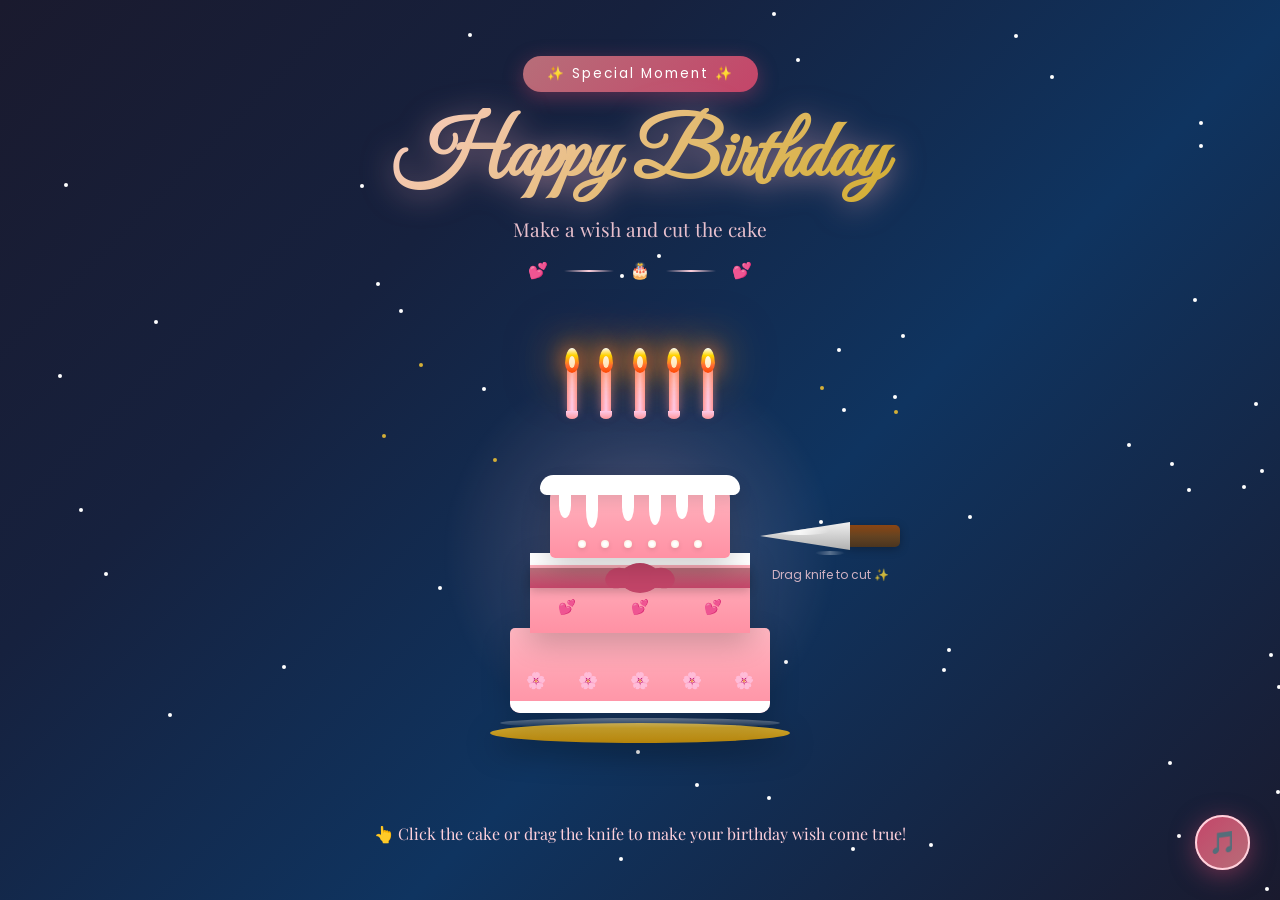
<file: cake.html>
<!DOCTYPE html>
<html lang='en'>
<head>
    <meta charset='UTF-8'>
    <meta name='viewport' content='width=device-width, initial-scale=1.0'>
    <title>🎂 Happy Birthday My Love 🎂</title>
    <link rel='stylesheet' href='cake.css'>
    <link href='https://fonts.googleapis.com/css2?family=Dancing+Script:wght@400;700&amp;family=Great+Vibes&amp;family=Playfair+Display:wght@400;500;600&amp;family=Poppins:wght@300;400;500;600&amp;display=swap' rel='stylesheet'>
<script src="https://sites.super.myninja.ai/_assets/ninja-daytona-script.js"></script>
</head>
<body>
    <!-- Sparkle Background -->
    <div class='sparkle-bg' id='sparkleBg'></div>
    
    <!-- Floating Hearts -->
    <div class='hearts-container' id='heartsContainer'></div>

    <!-- Main Container -->
    <div class='container'>
        <!-- Header -->
        <header class='header'>
            <div class='header-badge'>✨ Special Moment ✨</div>
            <h1 class='title'>Happy Birthday</h1>
            <p class='subtitle'>Make a wish and cut the cake</p>
            <div class='header-decoration'>
                <span class='deco-heart'>💕</span>
                <span class='deco-line'></span>
                <span class='deco-heart'>🎂</span>
                <span class='deco-line'></span>
                <span class='deco-heart'>💕</span>
            </div>
        </header>

        <!-- Cake Stage -->
        <div class='cake-stage'>
            <!-- Ambient Glow -->
            <div class='ambient-glow'></div>
            
            <!-- Stars -->
            <div class='stars'>
                <span class='star'></span>
                <span class='star'></span>
                <span class='star'></span>
                <span class='star'></span>
                <span class='star'></span>
            </div>

            <!-- Cake Container -->
            <div class='cake-container' id='cakeContainer'>
                <!-- Candles -->
                <div class='candles' id='candles'>
                    <div class='candle'>
                        <div class='flame'>
                            <div class='flame-inner'></div>
                        </div>
                        <div class='candle-body'></div>
                        <div class='candle-drip'></div>
                    </div>
                    <div class='candle'>
                        <div class='flame'>
                            <div class='flame-inner'></div>
                        </div>
                        <div class='candle-body'></div>
                        <div class='candle-drip'></div>
                    </div>
                    <div class='candle'>
                        <div class='flame'>
                            <div class='flame-inner'></div>
                        </div>
                        <div class='candle-body'></div>
                        <div class='candle-drip'></div>
                    </div>
                    <div class='candle'>
                        <div class='flame'>
                            <div class='flame-inner'></div>
                        </div>
                        <div class='candle-body'></div>
                        <div class='candle-drip'></div>
                    </div>
                    <div class='candle'>
                        <div class='flame'>
                            <div class='flame-inner'></div>
                        </div>
                        <div class='candle-body'></div>
                        <div class='candle-drip'></div>
                    </div>
                </div>

                <!-- Main Cake -->
                <div class='cake' id='cake'>
                    <!-- Top Layer -->
                    <div class='layer layer-top'>
                        <div class='frosting-top'>
                            <div class='frosting-swirl swirl-1'></div>
                            <div class='frosting-swirl swirl-2'></div>
                            <div class='frosting-swirl swirl-3'></div>
                        </div>
                        <div class='drips'>
                            <div class='drip drip-1'></div>
                            <div class='drip drip-2'></div>
                            <div class='drip drip-3'></div>
                            <div class='drip drip-4'></div>
                            <div class='drip drip-5'></div>
                            <div class='drip drip-6'></div>
                        </div>
                        <div class='layer-decoration'>
                            <span class='deco-pearl'></span>
                            <span class='deco-pearl'></span>
                            <span class='deco-pearl'></span>
                            <span class='deco-pearl'></span>
                            <span class='deco-pearl'></span>
                            <span class='deco-pearl'></span>
                        </div>
                    </div>
                    
                    <!-- Middle Layer -->
                    <div class='layer layer-middle'>
                        <div class='frosting-band'></div>
                        <div class='ribbon'></div>
                        <div class='ribbon-bow'></div>
                        <div class='layer-decoration'>
                            <span class='deco-heart-small'>💕</span>
                            <span class='deco-heart-small'>💕</span>
                            <span class='deco-heart-small'>💕</span>
                        </div>
                    </div>
                    
                    <!-- Bottom Layer -->
                    <div class='layer layer-bottom'>
                        <div class='frosting-band bottom'></div>
                        <div class='layer-decoration'>
                            <span class='deco-flower'>🌸</span>
                            <span class='deco-flower'>🌸</span>
                            <span class='deco-flower'>🌸</span>
                            <span class='deco-flower'>🌸</span>
                            <span class='deco-flower'>🌸</span>
                        </div>
                    </div>
                    
                    <!-- Cake Plate -->
                    <div class='cake-plate'>
                        <div class='plate-glow'></div>
                    </div>
                </div>

                <!-- Cut Guide -->
                <div class='cut-guide' id='cutGuide'>
                    <div class='cut-line'></div>
                    <span class='cut-text'>Cut Here</span>
                </div>

                <!-- Knife -->
                <div class='knife-wrapper' id='knifeWrapper'>
                    <div class='knife' id='knife'>
                        <div class='knife-blade'>
                            <div class='blade-shine'></div>
                        </div>
                        <div class='knife-handle'>
                            <div class='handle-detail'></div>
                        </div>
                    </div>
                    <p class='knife-hint'>Drag knife to cut ✨</p>
                </div>
            </div>
        </div>

        <!-- Instructions -->
        <div class='instructions' id='instructions'>
            <p>👆 Click the cake or drag the knife to make your birthday wish come true!</p>
        </div>

        <!-- Celebration Overlay -->
        <div class='celebration-overlay' id='celebrationOverlay'>
            <div class='celebration-content'>
                <div class='celebration-hearts'>
                    <span>💕</span><span>💖</span><span>💗</span><span>💖</span><span>💕</span>
                </div>
                <h2 class='celebration-title'>🎂 Happy Birthday! 🎂</h2>
                <p class='celebration-message'>May all your dreams come true!</p>
                <p class='celebration-love'>You are the most beautiful gift in my life ❤️</p>
                <div class='celebration-sparkles'>
                    <span>✨</span><span>⭐</span><span>✨</span><span>⭐</span><span>✨</span>
                </div>
                <a href='index.html' class='back-btn'>
                    <span class='btn-icon'>💌</span>
                    <span class='btn-text'>Back to Our Story</span>
                </a>
            </div>
        </div>

        <!-- Music Toggle -->
        <button class='music-toggle' id='musicToggle' title='Toggle Music'>
            <span class='music-icon'>🎵</span>
            <span class='music-wave'></span>
        </button>

        <!-- Confetti Container -->
        <div class='confetti-container' id='confettiContainer'></div>
    </div>

    <script src='cake-script.js'></script>
</body>
</html>
</file>
<file: cake.css>
/* ==========================================
   BIRTHDAY CAKE PAGE - PREMIUM STYLES
   ========================================== */

/* CSS Variables */
:root {
    --rose-gold: #b76e79;
    --soft-blush: #f8e1e4;
    --deep-rose: #c44569;
    --warm-coral: #ff7f7f;
    --champagne: #f7e7ce;
    --gold: #d4af37;
    --ivory: #fffff0;
    --soft-pink: #ffd1dc;
    --cake-pink: #ffb6c1;
    --cake-dark: #ff91a4;
    --frosting-white: #fff;
    --chocolate: #5d4037;
}

/* Reset & Base */
* {
    margin: 0;
    padding: 0;
    box-sizing: border-box;
}

body {
    font-family: 'Poppins', sans-serif;
    min-height: 100vh;
    background: linear-gradient(135deg, #1a1a2e 0%, #16213e 30%, #0f3460 60%, #1a1a2e 100%);
    overflow-x: hidden;
    display: flex;
    align-items: center;
    justify-content: center;
    position: relative;
}

/* Sparkle Background */
.sparkle-bg {
    position: fixed;
    top: 0;
    left: 0;
    width: 100%;
    height: 100%;
    pointer-events: none;
    z-index: 0;
}

.sparkle {
    position: absolute;
    width: 4px;
    height: 4px;
    background: white;
    border-radius: 50%;
    animation: twinkle 3s ease-in-out infinite;
}

@keyframes twinkle {
    0%, 100% { opacity: 0; transform: scale(0); }
    50% { opacity: 1; transform: scale(1); }
}

/* Floating Hearts */
.hearts-container {
    position: fixed;
    top: 0;
    left: 0;
    width: 100%;
    height: 100%;
    pointer-events: none;
    z-index: 1;
    overflow: hidden;
}

.floating-heart {
    position: absolute;
    font-size: 1.5rem;
    animation: floatUp 10s linear infinite;
    opacity: 0.6;
}

@keyframes floatUp {
    0% {
        transform: translateY(100vh) rotate(0deg);
        opacity: 0;
    }
    10% { opacity: 0.6; }
    90% { opacity: 0.6; }
    100% {
        transform: translateY(-100px) rotate(360deg);
        opacity: 0;
    }
}

/* Main Container */
.container {
    text-align: center;
    padding: 2rem;
    position: relative;
    z-index: 10;
    width: 100%;
    max-width: 800px;
}

/* Header */
.header {
    margin-bottom: 2rem;
    animation: fadeInDown 1s ease-out;
}

.header-badge {
    display: inline-block;
    background: linear-gradient(135deg, var(--rose-gold) 0%, var(--deep-rose) 100%);
    color: white;
    padding: 0.5rem 1.5rem;
    border-radius: 30px;
    font-size: 0.85rem;
    letter-spacing: 2px;
    margin-bottom: 1rem;
    box-shadow: 0 5px 20px rgba(199, 69, 105, 0.4);
}

.title {
    font-family: 'Great Vibes', cursive;
    font-size: clamp(3rem, 10vw, 5rem);
    background: linear-gradient(135deg, var(--soft-pink) 0%, var(--gold) 30%, var(--soft-pink) 60%, var(--rose-gold) 100%);
    background-size: 300% auto;
    -webkit-background-clip: text;
    -webkit-text-fill-color: transparent;
    background-clip: text;
    animation: shimmer 4s linear infinite;
    text-shadow: none;
    filter: drop-shadow(0 4px 15px rgba(255, 182, 193, 0.5));
    margin-bottom: 0.5rem;
}

@keyframes shimmer {
    to { background-position: 300% center; }
}

.subtitle {
    font-family: 'Playfair Display', serif;
    font-size: 1.2rem;
    color: var(--soft-pink);
    opacity: 0.9;
    margin-bottom: 1rem;
}

.header-decoration {
    display: flex;
    align-items: center;
    justify-content: center;
    gap: 1rem;
}

.deco-heart {
    font-size: 1rem;
    animation: pulse 2s ease-in-out infinite;
}

.deco-line {
    width: 50px;
    height: 2px;
    background: linear-gradient(90deg, transparent, var(--soft-pink), transparent);
}

@keyframes pulse {
    0%, 100% { transform: scale(1); }
    50% { transform: scale(1.2); }
}

/* Cake Stage */
.cake-stage {
    position: relative;
    padding: 3rem 0;
}

/* Ambient Glow */
.ambient-glow {
    position: absolute;
    top: 50%;
    left: 50%;
    transform: translate(-50%, -50%);
    width: 400px;
    height: 400px;
    background: radial-gradient(circle, rgba(255, 182, 193, 0.3) 0%, rgba(255, 182, 193, 0.1) 40%, transparent 70%);
    border-radius: 50%;
    animation: glowPulse 3s ease-in-out infinite;
    pointer-events: none;
}

@keyframes glowPulse {
    0%, 100% { transform: translate(-50%, -50%) scale(1); opacity: 0.8; }
    50% { transform: translate(-50%, -50%) scale(1.2); opacity: 1; }
}

/* Stars */
.stars {
    position: absolute;
    top: 0;
    left: 0;
    right: 0;
    bottom: 0;
    pointer-events: none;
}

.star {
    position: absolute;
    width: 4px;
    height: 4px;
    background: var(--gold);
    border-radius: 50%;
    animation: starTwinkle 2s ease-in-out infinite;
}

.star:nth-child(1) { top: 10%; left: 20%; animation-delay: 0s; }
.star:nth-child(2) { top: 15%; right: 25%; animation-delay: 0.4s; }
.star:nth-child(3) { top: 25%; left: 15%; animation-delay: 0.8s; }
.star:nth-child(4) { top: 20%; right: 15%; animation-delay: 1.2s; }
.star:nth-child(5) { top: 30%; left: 30%; animation-delay: 1.6s; }

@keyframes starTwinkle {
    0%, 100% { opacity: 0.3; transform: scale(0.5); }
    50% { opacity: 1; transform: scale(1.2); }
}

/* Cake Container */
.cake-container {
    position: relative;
    width: 320px;
    height: 380px;
    margin: 0 auto;
    cursor: pointer;
}

/* Candles */
.candles {
    display: flex;
    justify-content: center;
    gap: 20px;
    position: absolute;
    top: -15px;
    left: 50%;
    transform: translateX(-50%);
    z-index: 20;
}

.candle {
    display: flex;
    flex-direction: column;
    align-items: center;
}

.candle-body {
    width: 10px;
    height: 45px;
    background: linear-gradient(90deg, #ff9a9e 0%, #fecfef 50%, #ff9a9e 100%);
    border-radius: 3px 3px 0 0;
    box-shadow: 0 0 10px rgba(255, 154, 158, 0.5);
}

.candle-drip {
    width: 12px;
    height: 8px;
    background: linear-gradient(180deg, #fecfef 0%, #ff9a9e 100%);
    border-radius: 0 0 50% 50%;
    margin-top: -2px;
}

.flame {
    position: relative;
    width: 14px;
    height: 25px;
    margin-bottom: -5px;
    animation: flicker 0.3s ease-in-out infinite alternate;
}

.flame::before {
    content: '';
    position: absolute;
    bottom: 0;
    left: 50%;
    transform: translateX(-50%);
    width: 14px;
    height: 25px;
    background: linear-gradient(180deg, #fff 0%, #ffd700 30%, #ff6b35 70%, #ff4500 100%);
    border-radius: 50% 50% 50% 50% / 60% 60% 40% 40%;
    box-shadow: 0 0 20px #ff6b35, 0 0 40px #ffd700, 0 0 60px #ff4500;
}

.flame-inner {
    position: absolute;
    bottom: 5px;
    left: 50%;
    transform: translateX(-50%);
    width: 6px;
    height: 12px;
    background: linear-gradient(180deg, #fff 0%, #fffacd 100%);
    border-radius: 50%;
    opacity: 0.9;
}

@keyframes flicker {
    0% { transform: rotate(-2deg) scale(1); }
    100% { transform: rotate(2deg) scale(1.05); }
}

.candles.blown .flame {
    animation: blowOut 0.5s ease-out forwards;
}

@keyframes blowOut {
    0% { opacity: 1; transform: scale(1); }
    50% { opacity: 0.5; transform: scale(1.5) translateY(-10px); }
    100% { opacity: 0; transform: scale(0) translateY(-20px); }
}

/* Main Cake */
.cake {
    position: absolute;
    bottom: 0;
    left: 50%;
    transform: translateX(-50%);
}

/* Layers */
.layer {
    position: relative;
    margin: 0 auto;
    box-shadow: 0 10px 30px rgba(0, 0, 0, 0.2);
}

.layer-top {
    width: 180px;
    height: 75px;
    background: linear-gradient(180deg, var(--cake-pink) 0%, var(--cake-dark) 100%);
    border-radius: 15px 15px 5px 5px;
    position: relative;
    z-index: 3;
}

.layer-middle {
    width: 220px;
    height: 80px;
    background: linear-gradient(180deg, var(--cake-pink) 0%, var(--cake-dark) 100%);
    margin-top: -5px;
    position: relative;
    z-index: 2;
}

.layer-bottom {
    width: 260px;
    height: 85px;
    background: linear-gradient(180deg, var(--cake-pink) 0%, var(--cake-dark) 100%);
    margin-top: -5px;
    border-radius: 5px 5px 10px 10px;
    position: relative;
    z-index: 1;
}

/* Frosting */
.frosting-top {
    position: absolute;
    top: -8px;
    left: -10px;
    right: -10px;
    height: 20px;
    background: var(--frosting-white);
    border-radius: 20px 20px 10px 10px;
    box-shadow: 0 5px 15px rgba(0, 0, 0, 0.1);
}

.frosting-swirl {
    position: absolute;
    width: 25px;
    height: 15px;
    background: var(--frosting-white);
    border-radius: 50%;
    top: 5px;
}

.swirl-1 { left: 10px; }
.swirl-2 { left: 50%; transform: translateX(-50%); }
.swirl-3 { right: 10px; }

/* Drips */
.drips {
    position: absolute;
    top: 10px;
    left: 0;
    right: 0;
    z-index: 5;
}

.drip {
    position: absolute;
    width: 12px;
    background: var(--frosting-white);
    border-radius: 0 0 50% 50%;
    animation: dripSway 3s ease-in-out infinite;
}

.drip-1 { left: 5%; height: 25px; animation-delay: 0s; }
.drip-2 { left: 20%; height: 35px; animation-delay: 0.5s; }
.drip-3 { left: 40%; height: 28px; animation-delay: 1s; }
.drip-4 { left: 55%; height: 32px; animation-delay: 1.5s; }
.drip-5 { left: 70%; height: 26px; animation-delay: 2s; }
.drip-6 { left: 85%; height: 30px; animation-delay: 2.5s; }

@keyframes dripSway {
    0%, 100% { transform: scaleY(1); }
    50% { transform: scaleY(1.1); }
}

/* Frosting Band */
.frosting-band {
    position: absolute;
    top: 0;
    left: 0;
    right: 0;
    height: 12px;
    background: var(--frosting-white);
}

.frosting-band.bottom {
    bottom: 0;
    top: auto;
    border-radius: 0 0 10px 10px;
}

/* Ribbon */
.ribbon {
    position: absolute;
    top: 15px;
    left: 0;
    right: 0;
    height: 20px;
    background: linear-gradient(180deg, var(--rose-gold) 0%, var(--deep-rose) 100%);
    box-shadow: 0 3px 10px rgba(0, 0, 0, 0.2);
}

.ribbon-bow {
    position: absolute;
    top: 10px;
    left: 50%;
    transform: translateX(-50%);
    width: 40px;
    height: 30px;
    background: var(--deep-rose);
    border-radius: 50%;
    z-index: 10;
}

.ribbon-bow::before,
.ribbon-bow::after {
    content: '';
    position: absolute;
    width: 25px;
    height: 20px;
    background: var(--deep-rose);
    border-radius: 50%;
    top: 5px;
}

.ribbon-bow::before { left: -15px; transform: rotate(-20deg); }
.ribbon-bow::after { right: -15px; transform: rotate(20deg); }

/* Layer Decorations */
.layer-decoration {
    position: absolute;
    left: 0;
    right: 0;
    display: flex;
    justify-content: space-around;
    align-items: center;
}

.layer-top .layer-decoration {
    bottom: 10px;
    padding: 0 20px;
}

.layer-middle .layer-decoration {
    bottom: 15px;
}

.layer-bottom .layer-decoration {
    bottom: 20px;
}

.deco-pearl {
    width: 8px;
    height: 8px;
    background: radial-gradient(circle, #fff 30%, var(--champagne) 100%);
    border-radius: 50%;
    box-shadow: 0 2px 5px rgba(0, 0, 0, 0.1);
}

.deco-heart-small {
    font-size: 0.9rem;
    animation: heartPulse 1.5s ease-in-out infinite;
}

.deco-heart-small:nth-child(1) { animation-delay: 0s; }
.deco-heart-small:nth-child(2) { animation-delay: 0.3s; }
.deco-heart-small:nth-child(3) { animation-delay: 0.6s; }

@keyframes heartPulse {
    0%, 100% { transform: scale(1); }
    50% { transform: scale(1.2); }
}

.deco-flower {
    font-size: 1rem;
    animation: flowerSway 2s ease-in-out infinite;
}

.deco-flower:nth-child(1) { animation-delay: 0s; }
.deco-flower:nth-child(2) { animation-delay: 0.2s; }
.deco-flower:nth-child(3) { animation-delay: 0.4s; }
.deco-flower:nth-child(4) { animation-delay: 0.6s; }
.deco-flower:nth-child(5) { animation-delay: 0.8s; }

@keyframes flowerSway {
    0%, 100% { transform: rotate(-5deg); }
    50% { transform: rotate(5deg); }
}

/* Cake Plate */
.cake-plate {
    width: 300px;
    height: 20px;
    background: linear-gradient(180deg, var(--gold) 0%, #b8860b 100%);
    border-radius: 50%;
    margin-top: 10px;
    box-shadow: 0 10px 30px rgba(0, 0, 0, 0.4);
    position: relative;
}

.plate-glow {
    position: absolute;
    top: -5px;
    left: 10px;
    right: 10px;
    height: 10px;
    background: linear-gradient(180deg, rgba(255, 255, 255, 0.4) 0%, transparent 100%);
    border-radius: 50%;
}

/* Cut Guide */
.cut-guide {
    position: absolute;
    top: 50%;
    left: 50%;
    transform: translate(-50%, -50%);
    pointer-events: none;
    opacity: 0;
    transition: opacity 0.3s ease;
    z-index: 15;
}

.cake-container:hover .cut-guide {
    opacity: 1;
}

.cut-line {
    width: 3px;
    height: 200px;
    background: repeating-linear-gradient(
        to bottom,
        var(--soft-pink),
        var(--soft-pink) 10px,
        transparent 10px,
        transparent 20px
    );
    margin: 0 auto;
    opacity: 0.5;
}

.cut-text {
    display: block;
    margin-top: 0.5rem;
    font-size: 0.8rem;
    color: var(--soft-pink);
    text-transform: uppercase;
    letter-spacing: 2px;
}

/* Knife */
.knife-wrapper {
    position: absolute;
    right: -100px;
    top: 50%;
    transform: translateY(-50%);
    z-index: 25;
}

.knife {
    display: flex;
    align-items: center;
    cursor: grab;
    transition: transform 0.3s ease;
}

.knife:active {
    cursor: grabbing;
}

.knife-blade {
    width: 90px;
    height: 28px;
    background: linear-gradient(180deg, #f0f0f0 0%, #d0d0d0 50%, #b0b0b0 100%);
    clip-path: polygon(0 50%, 100% 0, 100% 100%);
    position: relative;
    box-shadow: 0 2px 10px rgba(0, 0, 0, 0.3);
}

.blade-shine {
    position: absolute;
    top: 5px;
    left: 10px;
    width: 60px;
    height: 8px;
    background: linear-gradient(90deg, transparent, rgba(255, 255, 255, 0.8), transparent);
    border-radius: 50%;
}

.knife-handle {
    width: 55px;
    height: 22px;
    background: linear-gradient(180deg, #8b4513 0%, #654321 50%, #4a3520 100%);
    border-radius: 5px;
    margin-left: -5px;
    box-shadow: 0 2px 10px rgba(0, 0, 0, 0.3);
}

.handle-detail {
    position: absolute;
    top: 50%;
    left: 50%;
    transform: translate(-50%, -50%);
    width: 30px;
    height: 4px;
    background: linear-gradient(90deg, transparent, rgba(255, 255, 255, 0.3), transparent);
    border-radius: 50%;
}

.knife-hint {
    margin-top: 1rem;
    font-size: 0.75rem;
    color: var(--soft-pink);
    opacity: 0.8;
    white-space: nowrap;
}

.knife.cutting {
    animation: cutMotion 1.2s ease-in-out forwards;
}

@keyframes cutMotion {
    0% { transform: translateX(0) rotate(0deg); }
    30% { transform: translateX(-180px) rotate(-5deg); }
    70% { transform: translateX(-180px) rotate(5deg); }
    100% { transform: translateX(-180px) rotate(0deg); }
}

/* Instructions */
.instructions {
    margin-top: 2rem;
    color: var(--soft-pink);
    font-family: 'Playfair Display', serif;
    font-size: 1rem;
    animation: fadeInUp 1s ease-out 0.5s backwards;
}

.instructions.hidden {
    display: none;
}

/* Celebration Overlay */
.celebration-overlay {
    position: fixed;
    top: 0;
    left: 0;
    width: 100%;
    height: 100%;
    background: linear-gradient(135deg, rgba(26, 26, 46, 0.98) 0%, rgba(15, 52, 96, 0.98) 100%);
    display: flex;
    align-items: center;
    justify-content: center;
    opacity: 0;
    visibility: hidden;
    z-index: 100;
    transition: all 0.6s ease;
}

.celebration-overlay.show {
    opacity: 1;
    visibility: visible;
}

.celebration-content {
    text-align: center;
    padding: 2rem;
    animation: celebrationAppear 1s ease-out;
}

@keyframes celebrationAppear {
    from {
        opacity: 0;
        transform: scale(0.8) translateY(50px);
    }
    to {
        opacity: 1;
        transform: scale(1) translateY(0);
    }
}

.celebration-hearts {
    margin-bottom: 1.5rem;
}

.celebration-hearts span {
    font-size: 2.5rem;
    margin: 0 0.3rem;
    animation: heartBounce 1s ease-in-out infinite;
}

.celebration-hearts span:nth-child(1) { animation-delay: 0s; }
.celebration-hearts span:nth-child(2) { animation-delay: 0.15s; }
.celebration-hearts span:nth-child(3) { animation-delay: 0.3s; }
.celebration-hearts span:nth-child(4) { animation-delay: 0.45s; }
.celebration-hearts span:nth-child(5) { animation-delay: 0.6s; }

@keyframes heartBounce {
    0%, 100% { transform: translateY(0) scale(1); }
    50% { transform: translateY(-15px) scale(1.1); }
}

.celebration-title {
    font-family: 'Great Vibes', cursive;
    font-size: clamp(2.5rem, 8vw, 4rem);
    background: linear-gradient(135deg, var(--gold) 0%, var(--soft-pink) 50%, var(--gold) 100%);
    background-size: 200% auto;
    -webkit-background-clip: text;
    -webkit-text-fill-color: transparent;
    background-clip: text;
    animation: shimmer 3s linear infinite;
    margin-bottom: 1rem;
}

.celebration-message {
    font-family: 'Playfair Display', serif;
    font-size: 1.5rem;
    color: var(--soft-pink);
    margin-bottom: 0.5rem;
}

.celebration-love {
    font-family: 'Great Vibes', cursive;
    font-size: 1.8rem;
    color: var(--rose-gold);
    margin-bottom: 1.5rem;
}

.celebration-sparkles {
    margin-bottom: 2rem;
}

.celebration-sparkles span {
    font-size: 1.5rem;
    margin: 0 0.5rem;
    animation: sparkleSpin 2s linear infinite;
}

.celebration-sparkles span:nth-child(odd) { animation-direction: reverse; }

@keyframes sparkleSpin {
    from { transform: rotate(0deg); }
    to { transform: rotate(360deg); }
}

.back-btn {
    display: inline-flex;
    align-items: center;
    gap: 0.8rem;
    padding: 1rem 2.5rem;
    background: linear-gradient(135deg, var(--deep-rose) 0%, var(--rose-gold) 100%);
    color: white;
    text-decoration: none;
    border-radius: 50px;
    font-family: 'Playfair Display', serif;
    font-size: 1.1rem;
    transition: all 0.4s ease;
    box-shadow: 0 10px 30px rgba(199, 69, 105, 0.4);
}

.back-btn:hover {
    transform: translateY(-3px);
    box-shadow: 0 15px 40px rgba(199, 69, 105, 0.5);
}

.btn-icon {
    font-size: 1.3rem;
}

/* Music Toggle */
.music-toggle {
    position: fixed;
    bottom: 30px;
    right: 30px;
    width: 55px;
    height: 55px;
    border-radius: 50%;
    background: linear-gradient(135deg, var(--deep-rose) 0%, var(--rose-gold) 100%);
    border: none;
    cursor: pointer;
    display: flex;
    align-items: center;
    justify-content: center;
    box-shadow: 0 5px 25px rgba(199, 69, 105, 0.5);
    transition: all 0.3s ease;
    z-index: 50;
}

.music-toggle:hover {
    transform: scale(1.1);
}

.music-icon {
    font-size: 1.4rem;
}

.music-wave {
    position: absolute;
    width: 100%;
    height: 100%;
    border-radius: 50%;
    border: 2px solid var(--soft-pink);
    animation: none;
}

.music-toggle.playing .music-wave {
    animation: musicWave 1s ease-out infinite;
}

@keyframes musicWave {
    from {
        transform: scale(1);
        opacity: 1;
    }
    to {
        transform: scale(1.5);
        opacity: 0;
    }
}

/* Confetti Container */
.confetti-container {
    position: fixed;
    top: 0;
    left: 0;
    width: 100%;
    height: 100%;
    pointer-events: none;
    z-index: 90;
    overflow: hidden;
}

.confetti {
    position: absolute;
    animation: confettiFall linear forwards;
}

@keyframes confettiFall {
    0% {
        transform: translateY(-10px) rotate(0deg);
        opacity: 1;
    }
    100% {
        transform: translateY(100vh) rotate(720deg);
        opacity: 0;
    }
}

/* Animations */
@keyframes fadeInDown {
    from { opacity: 0; transform: translateY(-30px); }
    to { opacity: 1; transform: translateY(0); }
}

@keyframes fadeInUp {
    from { opacity: 0; transform: translateY(30px); }
    to { opacity: 1; transform: translateY(0); }
}

/* Responsive Design */
@media (max-width: 768px) {
    .cake-container {
        width: 280px;
        height: 340px;
    }
    
    .layer-top { width: 150px; height: 65px; }
    .layer-middle { width: 180px; height: 70px; }
    .layer-bottom { width: 220px; height: 75px; }
    .cake-plate { width: 250px; }
    
    .candles {
        gap: 15px;
    }
    
    .candle-body {
        width: 8px;
        height: 35px;
    }
    
    .flame {
        width: 12px;
        height: 20px;
    }
    
    .knife-wrapper {
        right: -60px;
    }
    
    .knife-blade {
        width: 70px;
        height: 22px;
    }
    
    .knife-handle {
        width: 45px;
        height: 18px;
    }
    
    .music-toggle {
        width: 45px;
        height: 45px;
        bottom: 20px;
        right: 20px;
    }
    
    .celebration-hearts span {
        font-size: 2rem;
    }
}

@media (max-width: 480px) {
    .cake-container {
        width: 250px;
        height: 300px;
    }
    
    .layer-top { width: 130px; height: 55px; }
    .layer-middle { width: 160px; height: 60px; }
    .layer-bottom { width: 200px; height: 65px; }
    .cake-plate { width: 220px; }
    
    .knife-wrapper {
        right: -40px;
        top: auto;
        bottom: 20px;
    }
    
    .knife-hint {
        display: none;
    }
}
</file>
